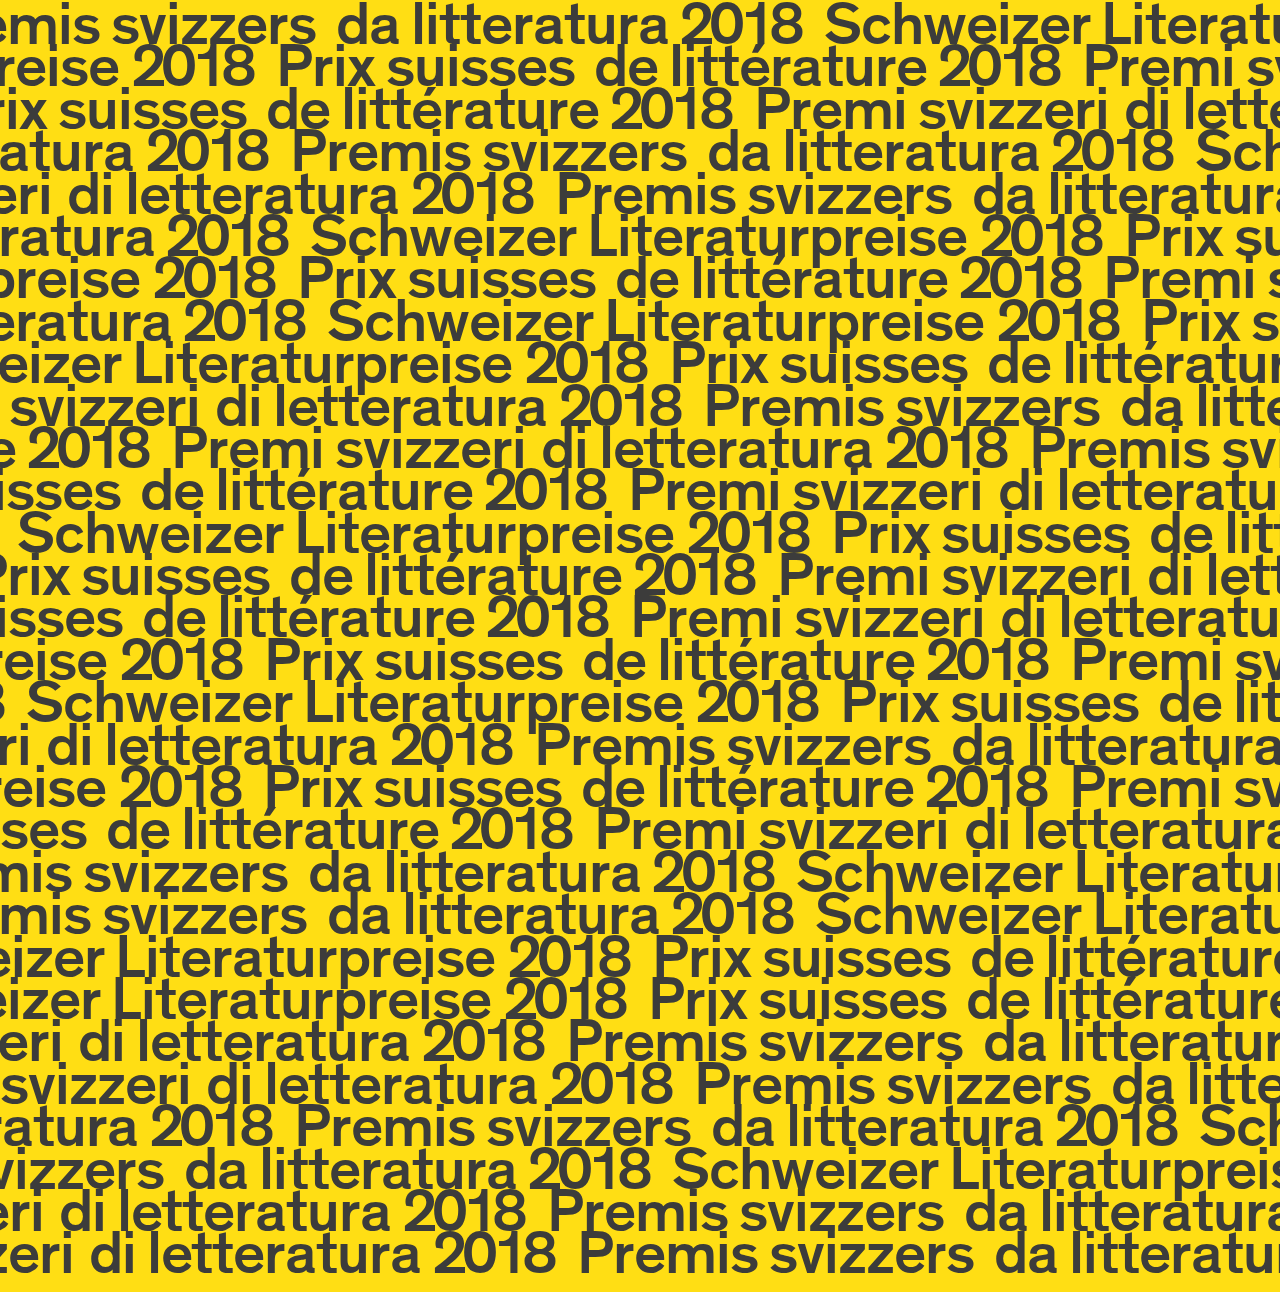
<file: index.html>
<html>
<head>
  <meta charset="UTF-8" />
<link href="css/style.css" rel="stylesheet" type="text/css">
<script type="text/javascript" src="js/Word.js"></script>
<script type="text/javascript" src="js/Line.js"></script>
<script type="text/javascript" src="js/ScrollApp.js"></script>
</head>

<body>

</body>

</html>
</file>
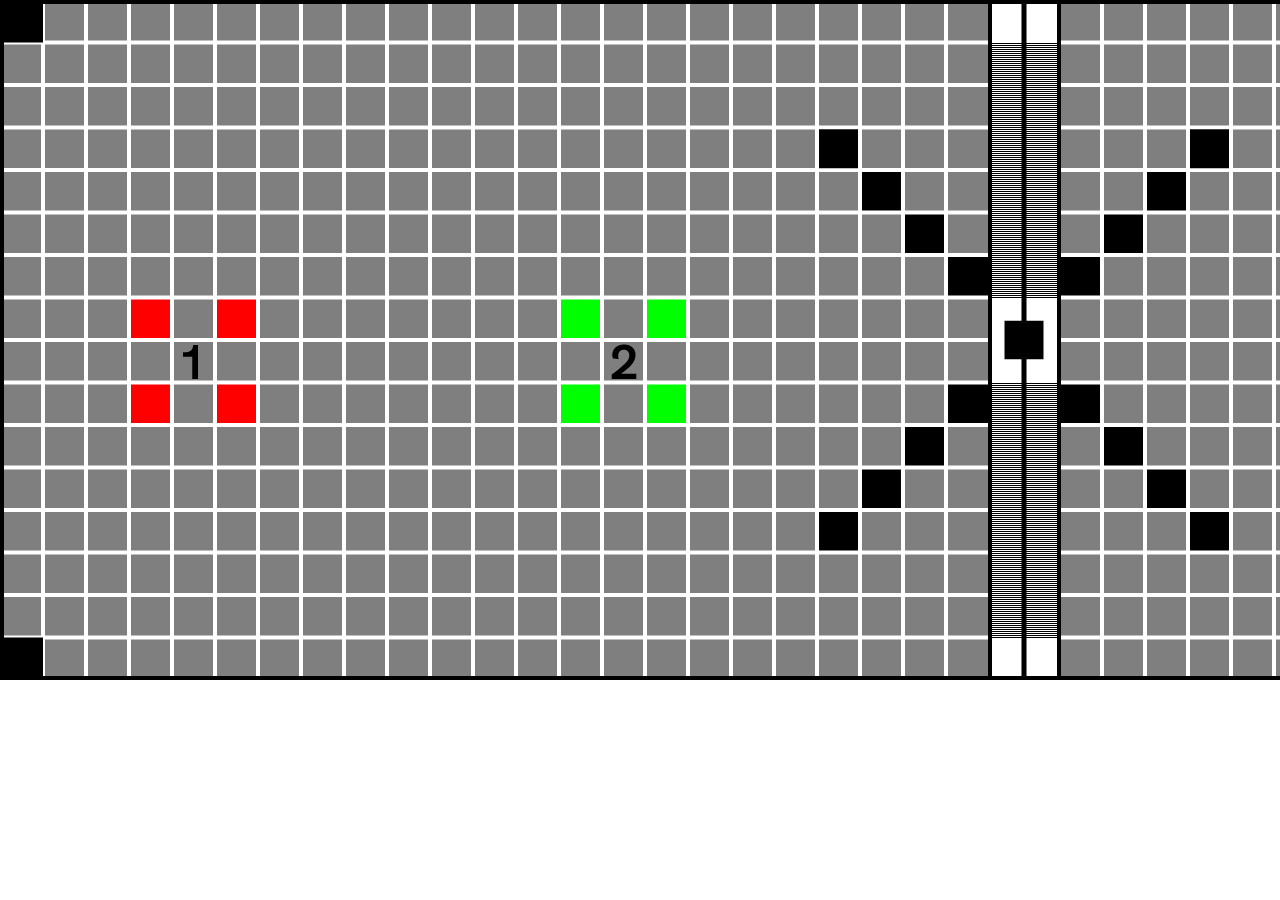
<file: 2019/_GRID/index.html>
<html>
  <head>
    <title>Grid 2048x680</title>
    <style>
      html,body{
        width:100%;
        height:100%
      }
      body{
        margin:0px;
        padding:0px;

      }
    </style>
  </head>
  <body>
    <img src="grid.png" width="2048" height="680" />
  </body>
</html>
</file>
<file: css/style.css>
/* @font-face{
  font-family: 'Theinhard';
  src: url('../font/theinhardt-medium_ttf_4web-webfont.ttf');
  font-style: normal;
	text-rendering: optimizeLegibility;

} */
@font-face {
  font-family: 'Theinhard';
  src: url('../font/theinhardt-medium_ttf_4web-webfont.eot'); /* IE9 Compat Modes */
  src: url('../font/theinhardt-medium_ttf_4web-webfont.eot?#iefix') format('embedded-opentype'), /* IE6-IE8 */
       url('../font/theinhardt-medium_ttf_4web-webfont.woff') format('woff'), /* Pretty Modern Browsers */
       url('../font/theinhardt-medium_ttf_4web-webfont.ttf')  format('truetype'), /* Safari, Android, iOS */
       url('../font/theinhardt-medium_ttf_4web-webfont.svg') format('svg'); /* Legacy iOS */
       font-style:normal;
      text-rendering: optimizeLegibility;
      /* font-kerning: none; */
      -moz-osx-font-smoothing: grayscale;
     }

body{
  font-family:'Theinhard', Arial,sans-serif;
  font-size:61px;
  line-height: 50px;
  margin:0px;
  padding:0px;
  height:100%;
  width:100%;
  overflow: hidden;
  background-color: #ffde14;
  -webkit-transition: background-color 1s; /* Safari */
  transition: background-color 1s;
}

body.black{
    background-color: #000000;
}

.wrapper{
  width:100%;
  height:42.4px;
  /* background-color: pink; */
  background: transparent;
  position:relative;
  /* overflow: hidden; */
  padding:0px;
  margin:0px;
  display: block;
}
.word{
  position: absolute;
  display:inline-block;
  width:auto;
  top:0px;
  margin:0px;
  padding:0px;
  /* background: rgba(0,0,0,0.2); */
  padding-right:2px;
  padding-left:2px;
  letter-spacing: -1px;
  color:#3c3c3b;
  -webkit-transition: color 1s; /* Safari */
  transition: color 1s;
}
.longer{
  -webkit-transition: color 4s; /* Safari */
  transition: color 4s;
}
.word.fadeout{
  color:#000000;
}
.beforeyear{
  padding-left:13px;
  padding-right:13px;
}
.year{
  letter-spacing: -6px;
    padding-left:15px;
    /* background-color: red; */
}
.focus{
  color:#9ba1a8;
}
.debug{
  background-color: red;
}
.moving_word{
  position: absolute;
  display:inline-block;
  width:auto;
  top:0px;
  margin:0px;
  padding:0px;
  /* background-color: yellow; */
}
.number{
  background-color: red;
}
</file>
